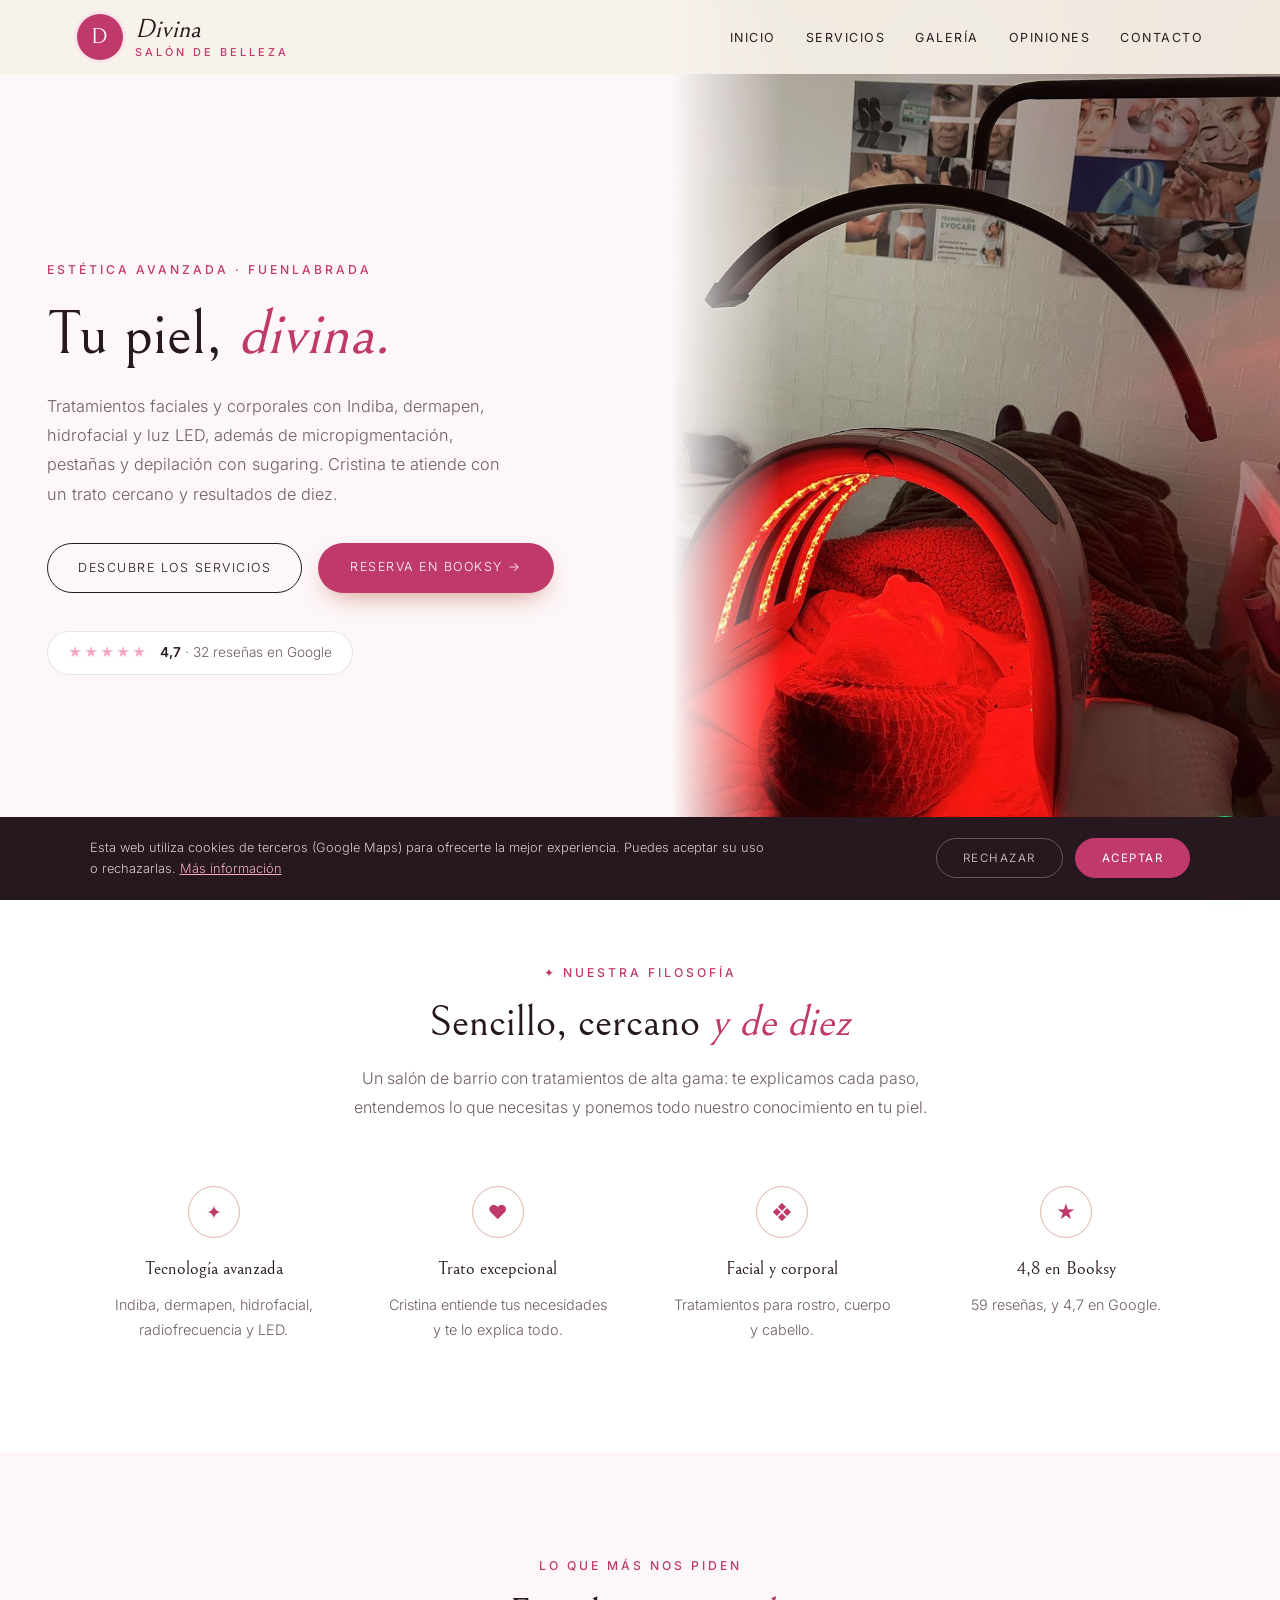
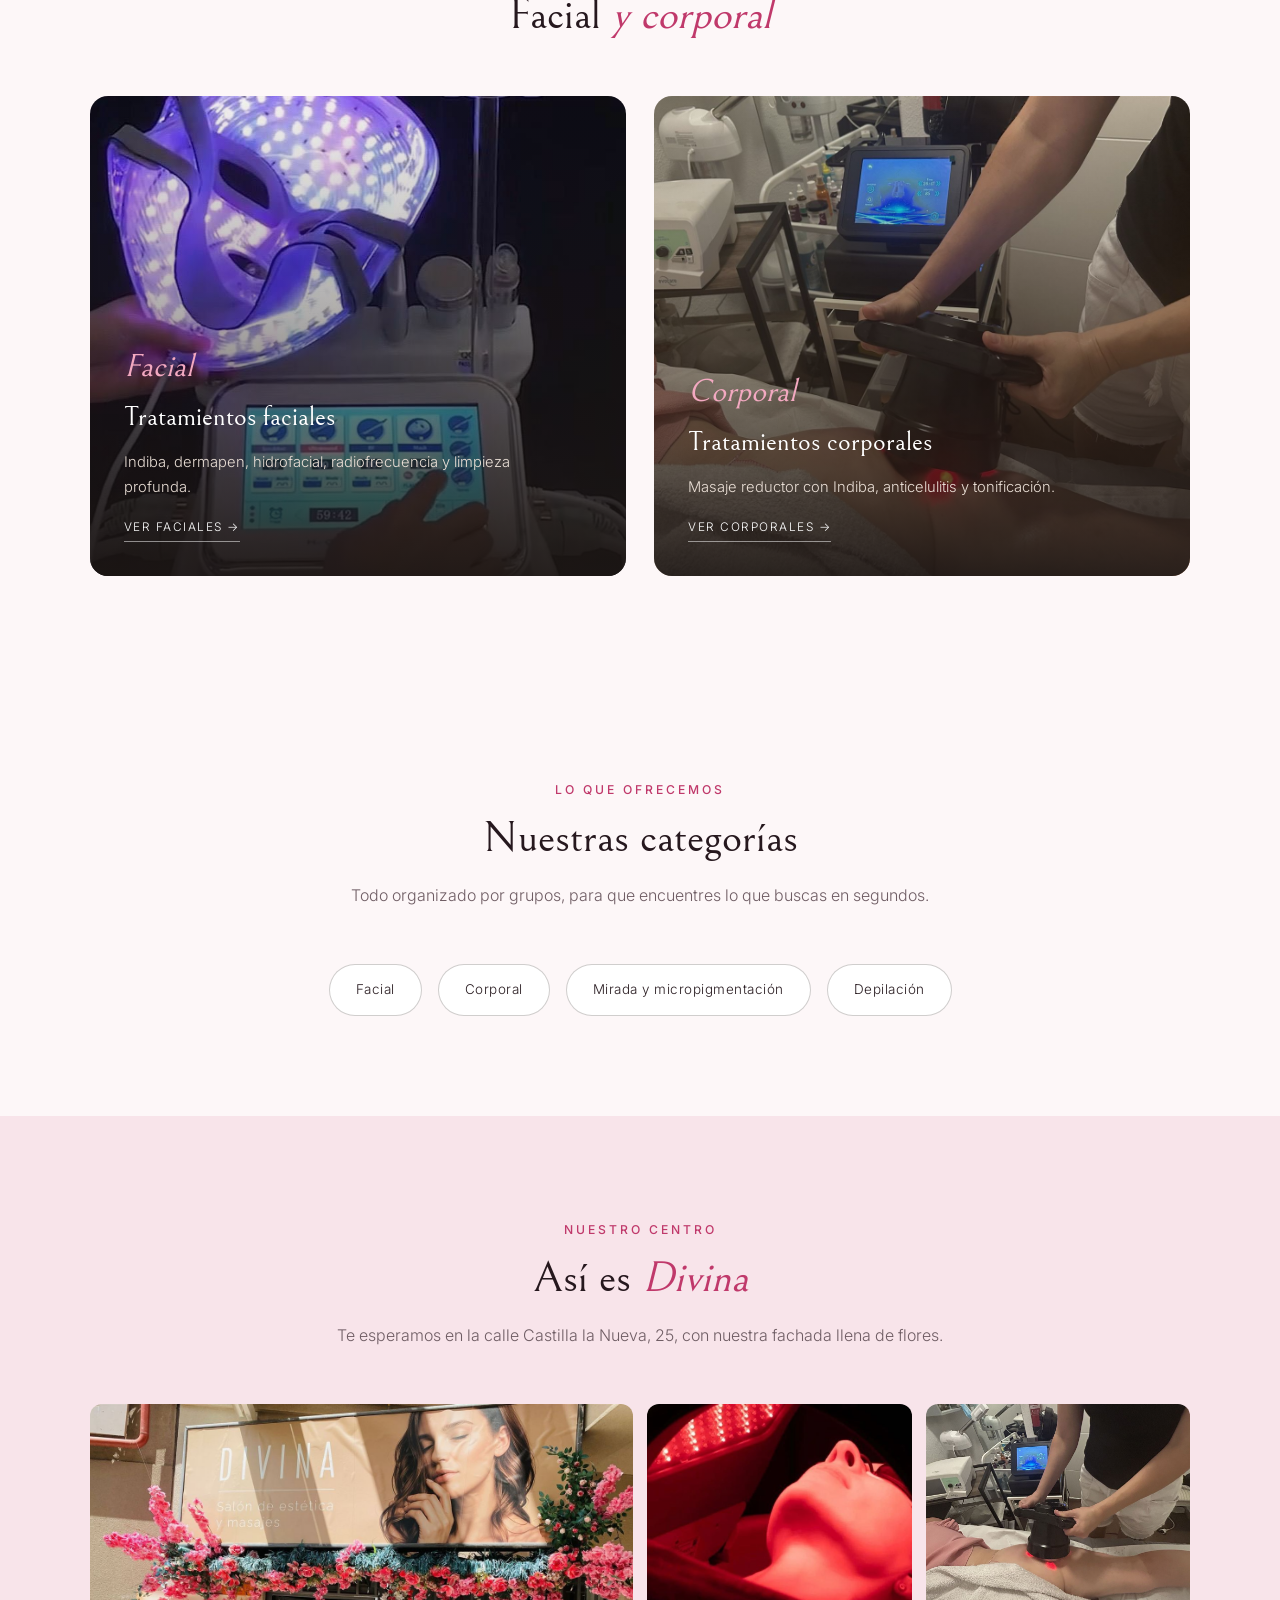
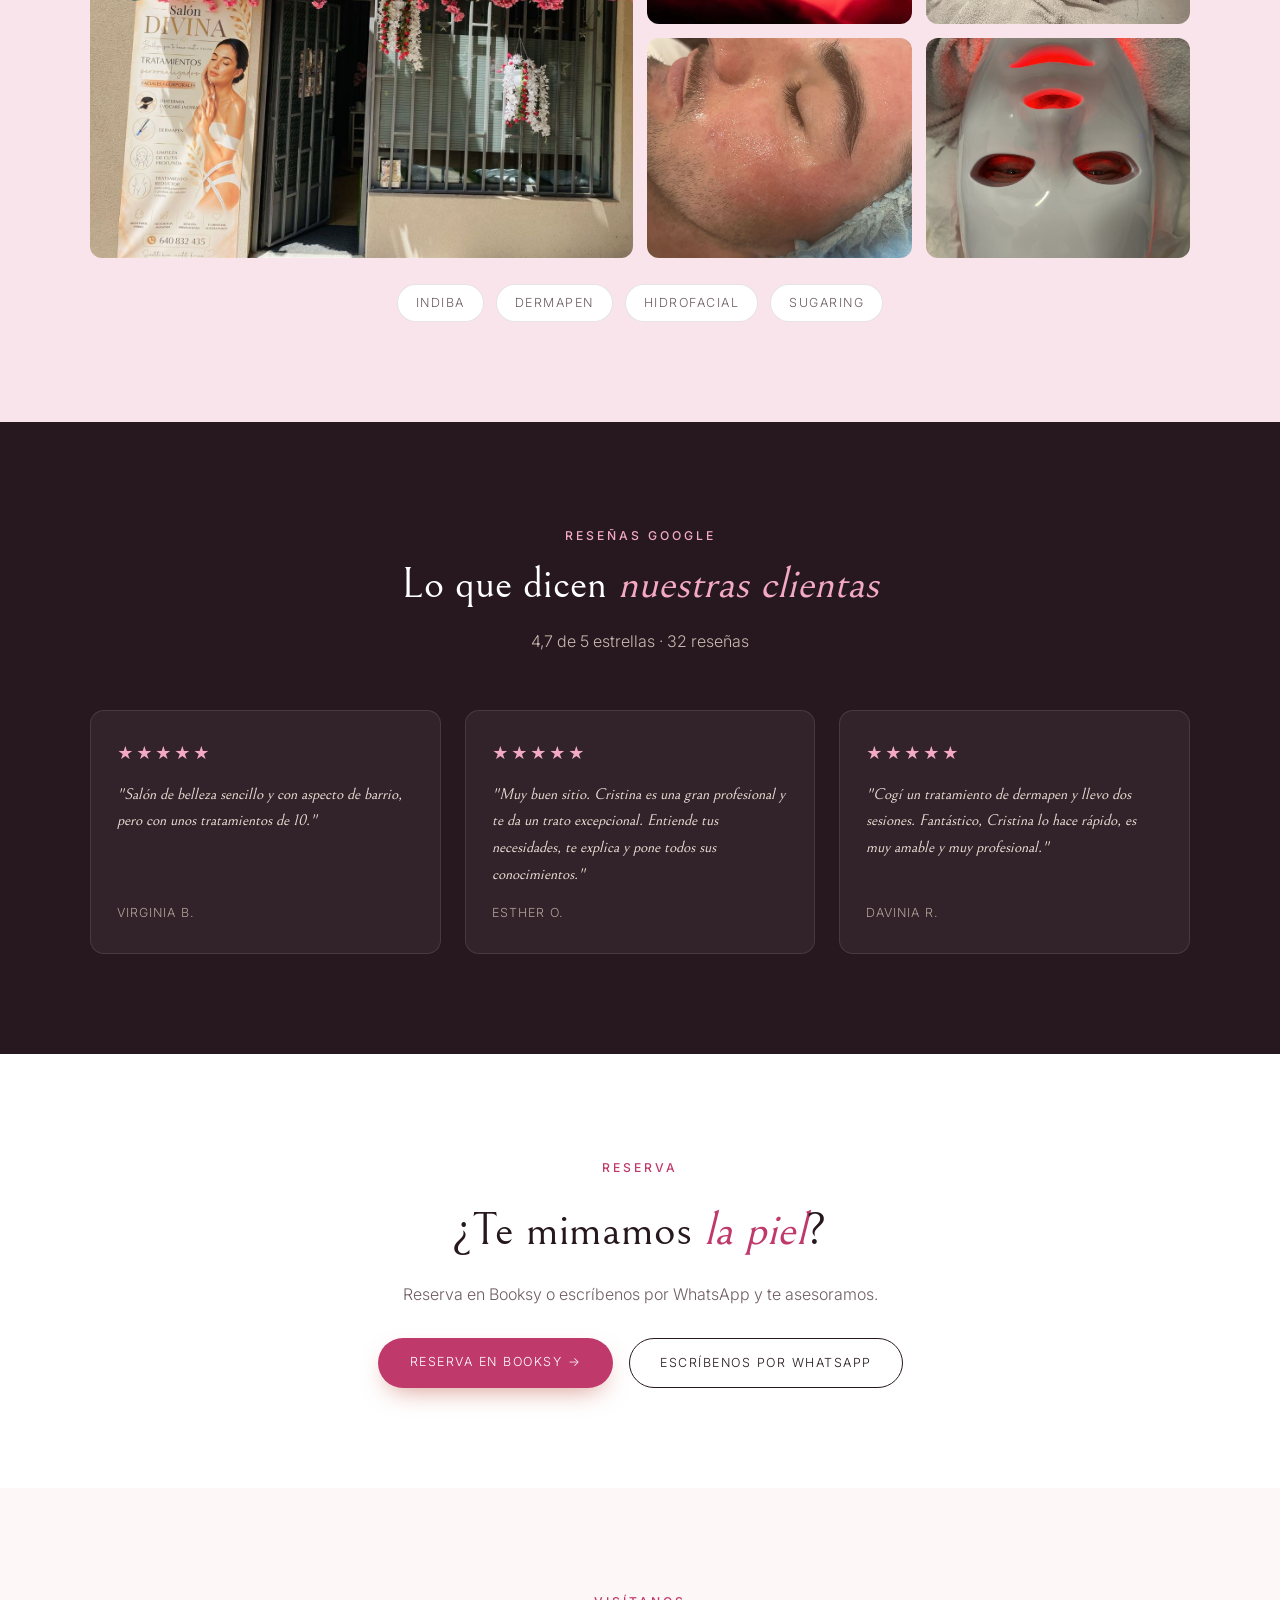
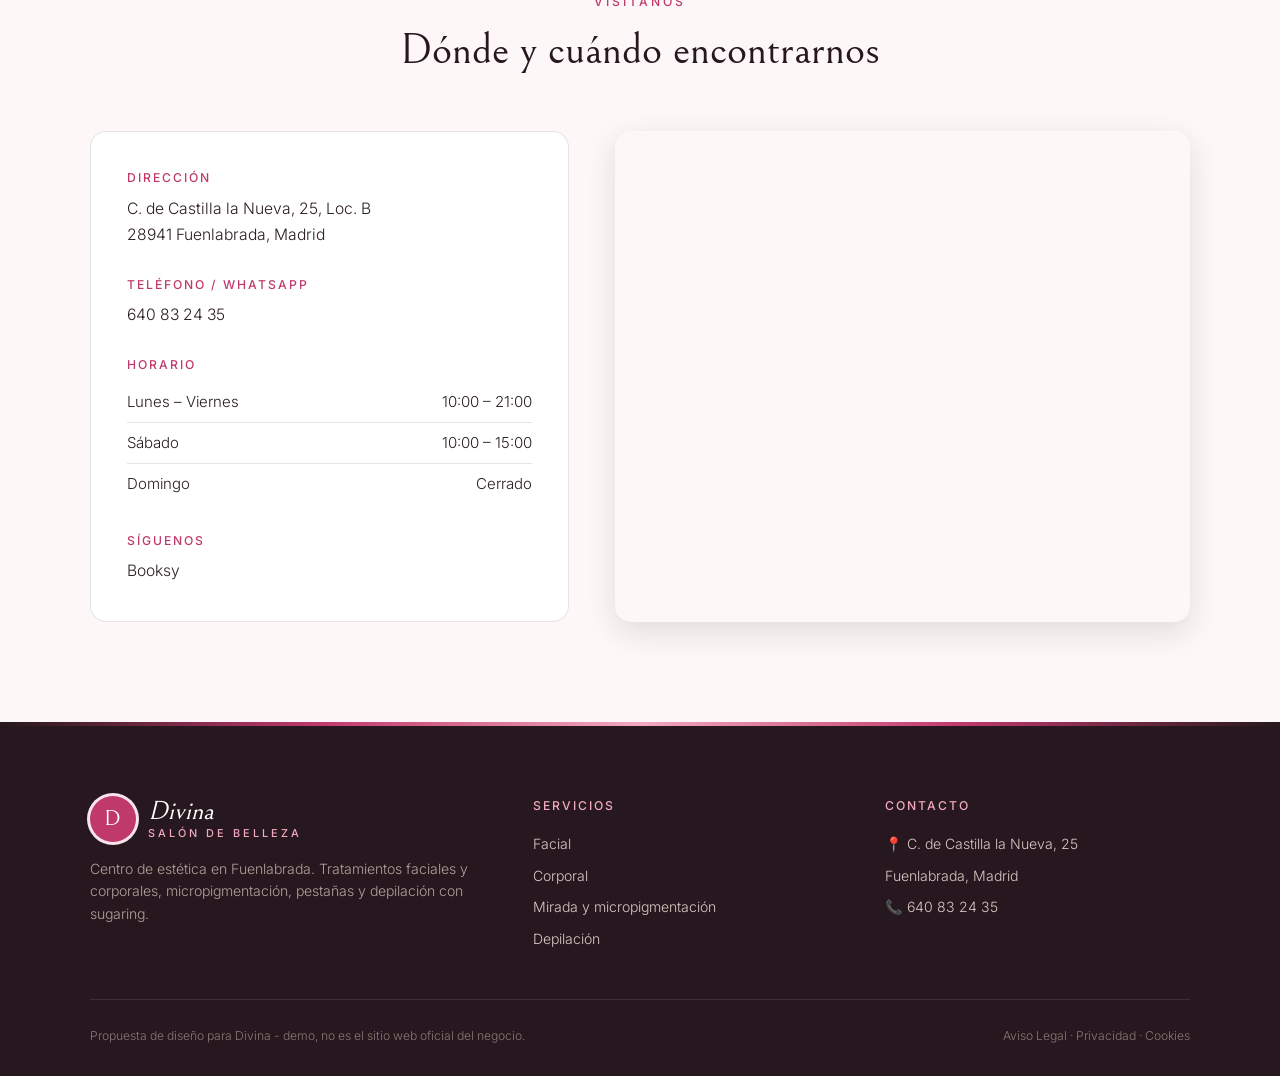
<file: index.html>
<!DOCTYPE html>
<html lang="es">
<head>
<meta charset="UTF-8">
<meta name="viewport" content="width=device-width, initial-scale=1.0">
<title>Divina — Centro de estética en Fuenlabrada</title>
<meta name="description" content="Salón Divina, centro de estética en C. de Castilla la Nueva 25, Fuenlabrada. Tratamientos faciales con Indiba, dermapen, hidrofacial y radiofrecuencia, tratamientos corporales, micropigmentación, pestañas y depilación con sugaring. 4,7★ en Google y 4,8★ en Booksy.">
<meta name="theme-color" content="#26181e">
<meta property="og:title" content="Divina · Fuenlabrada">
<meta property="og:image" content="bk_10.jpg">

<link rel="preconnect" href="https://fonts.googleapis.com"><link rel="preconnect" href="https://fonts.gstatic.com" crossorigin><link href="https://fonts.googleapis.com/css2?family=Bellefair&family=Inter:wght@300;400;500;600&display=swap" rel="stylesheet">
<link rel="stylesheet" href="styles.css">
</head>
<body>

<header id="header">
  <a href="index.html" class="logo" aria-label="Divina, inicio"><span class="logo-mark">D</span><span class="logo-text"><span class="script">Divina</span><small>salón de belleza</small></span></a>
  <nav id="nav" aria-label="Navegación principal"><ul><li><a href="index.html#inicio">Inicio</a></li><li><a href="servicios.html">Servicios</a></li><li><a href="index.html#galeria">Galería</a></li><li><a href="index.html#opiniones">Opiniones</a></li><li><a href="index.html#contacto">Contacto</a></li></ul></nav><button class="nav-toggle" id="navToggle" aria-label="Abrir menú">☰</button>
</header>

<section class="hero" id="inicio">
  <div class="hero-text">
    <span class="eyebrow">Estética avanzada · Fuenlabrada</span>
    <h1>Tu piel, <em>divina.</em></h1>
    <p>Tratamientos faciales y corporales con Indiba, dermapen, hidrofacial y luz LED, además de micropigmentación, pestañas y depilación con sugaring. Cristina te atiende con un trato cercano y resultados de diez.</p>
    <div class="hero-ctas">
      <a href="servicios.html" class="btn-outline">Descubre los servicios</a>
      <a href="https://booksy.com/es-es/133281_salon-divina_cuidado-de-la-piel_53724_fuenlabrada" class="btn-solid" target="_blank" rel="noopener">Reserva en Booksy →</a>
    </div>
    <a class="hero-rating" href="https://www.google.com/maps/search/?api=1&query=Divina,+C.+de+Castilla+la+Nueva+25,+Fuenlabrada" target="_blank" rel="noopener"><span class="stars">★★★★★</span><span><strong>4,7</strong> · 32 reseñas en Google</span></a>
  </div>
  <div class="hero-img"><img src="bk_10.jpg" alt="Tratamiento facial con luz LED en Divina" style="object-position:center 50%;"></div>
</section>

<section class="trust">
  <div class="section-head">
    <span class="eyebrow">✦ Nuestra filosofía</span>
    <h2>Sencillo, cercano <em>y de diez</em></h2>
    <p>Un salón de barrio con tratamientos de alta gama: te explicamos cada paso, entendemos lo que necesitas y ponemos todo nuestro conocimiento en tu piel.</p>
  </div>
  <div class="trust-grid">
    <div class="trust-card"><span class="trust-ic">✦</span><h3>Tecnología avanzada</h3><p>Indiba, dermapen, hidrofacial, radiofrecuencia y LED.</p></div>
    <div class="trust-card"><span class="trust-ic">♥</span><h3>Trato excepcional</h3><p>Cristina entiende tus necesidades y te lo explica todo.</p></div>
    <div class="trust-card"><span class="trust-ic">❖</span><h3>Facial y corporal</h3><p>Tratamientos para rostro, cuerpo y cabello.</p></div>
    <div class="trust-card"><span class="trust-ic">★</span><h3>4,8 en Booksy</h3><p>59 reseñas, y 4,7 en Google.</p></div>
  </div>
</section>

<section class="worlds">
  <div class="section-head">
    <span class="eyebrow">Lo que más nos piden</span>
    <h2>Facial <em>y corporal</em></h2>
  </div>
  <div class="worlds-grid">
    <a href="servicios.html#facial" class="world-card"><img src="bk_05.jpg" alt="Tratamientos faciales"><div class="world-text"><span class="script">Facial</span><h3>Tratamientos faciales</h3><p>Indiba, dermapen, hidrofacial, radiofrecuencia y limpieza profunda.</p><span class="world-link">Ver faciales →</span></div></a>
    <a href="servicios.html#corporal" class="world-card"><img src="bk_16.jpg" alt="Tratamientos corporales"><div class="world-text"><span class="script">Corporal</span><h3>Tratamientos corporales</h3><p>Masaje reductor con Indiba, anticelulitis y tonificación.</p><span class="world-link">Ver corporales →</span></div></a>
  </div>
</section>

<section>
  <div class="section-head">
    <span class="eyebrow">Lo que ofrecemos</span>
    <h2>Nuestras categorías</h2>
    <p>Todo organizado por grupos, para que encuentres lo que buscas en segundos.</p>
  </div>
  <div class="cat-pills">
    <a href="servicios.html#facial" class="cat-pill">Facial</a>
    <a href="servicios.html#corporal" class="cat-pill">Corporal</a>
    <a href="servicios.html#mirada" class="cat-pill">Mirada y micropigmentación</a>
    <a href="servicios.html#depilacion" class="cat-pill">Depilación</a>
  </div>
</section>

<section class="gallery-wrap" id="galeria">
  <div class="section-head">
    <span class="eyebrow">Nuestro centro</span>
    <h2>Así es <em>Divina</em></h2>
    <p>Te esperamos en la calle Castilla la Nueva, 25, con nuestra fachada llena de flores.</p>
  </div>
  <div class="gallery">
    <figure class="big"><img src="bk_02.jpg" alt="Fachada de Divina con flores" loading="lazy"></figure>
    <figure><img src="bk_01.jpg" alt="Terapia de luz LED" loading="lazy"></figure>
    <figure><img src="bk_09.jpg" alt="Tratamiento corporal con Indiba" loading="lazy"></figure>
    <figure><img src="bk_06.jpg" alt="Tratamiento facial" loading="lazy"></figure>
    <figure><img src="bk_19.jpg" alt="Máscara LED" loading="lazy"></figure>
  </div>
  <div class="brands"><span>Indiba</span><span>Dermapen</span><span>Hidrofacial</span><span>Sugaring</span></div>
</section>

<section class="reviews-wrap" id="opiniones">
  <div class="section-head">
    <span class="eyebrow">Reseñas Google</span>
    <h2>Lo que dicen <em>nuestras clientas</em></h2>
    <p>4,7 de 5 estrellas · 32 reseñas</p>
  </div>
  <div class="review-grid">
    <div class="review-card"><div class="stars">★★★★★</div><p>"Salón de belleza sencillo y con aspecto de barrio, pero con unos tratamientos de 10."</p><cite>Virginia B.</cite></div>
    <div class="review-card"><div class="stars">★★★★★</div><p>"Muy buen sitio. Cristina es una gran profesional y te da un trato excepcional. Entiende tus necesidades, te explica y pone todos sus conocimientos."</p><cite>Esther O.</cite></div>
    <div class="review-card"><div class="stars">★★★★★</div><p>"Cogí un tratamiento de dermapen y llevo dos sesiones. Fantástico, Cristina lo hace rápido, es muy amable y muy profesional."</p><cite>Davinia R.</cite></div>
  </div>
</section>

<section class="cta-section">
  <span class="eyebrow">Reserva</span>
  <h2>¿Te mimamos <em>la piel</em>?</h2>
  <p>Reserva en Booksy o escríbenos por WhatsApp y te asesoramos.</p>
  <div class="cta-row">
    <a href="https://booksy.com/es-es/133281_salon-divina_cuidado-de-la-piel_53724_fuenlabrada" class="btn-solid" target="_blank" rel="noopener">Reserva en Booksy →</a>
    <a href="https://wa.me/34640832435?text=Hola%2C%20quiero%20informaci%C3%B3n%20sobre%20los%20tratamientos%20de%20Divina" class="btn-outline" target="_blank" rel="noopener">Escríbenos por WhatsApp</a>
  </div>
</section>

<section class="contact-section" id="contacto">
  <div class="section-head">
    <span class="eyebrow">Visítanos</span>
    <h2>Dónde y cuándo encontrarnos</h2>
  </div>
  <div class="contact-grid">
    <div class="contact-info">
      <div class="contact-block"><h3>Dirección</h3><p>C. de Castilla la Nueva, 25, Loc. B<br>28941 Fuenlabrada, Madrid</p></div>
      <div class="contact-block"><h3>Teléfono / WhatsApp</h3><p><a href="tel:+34640832435">640 83 24 35</a></p></div>
      <div class="contact-block"><h3>Horario</h3><ul class="hours-list"><li><span>Lunes – Viernes</span><span>10:00 – 21:00</span></li><li><span>Sábado</span><span>10:00 – 15:00</span></li><li><span>Domingo</span><span>Cerrado</span></li></ul></div>
      <div class="contact-block"><h3>Síguenos</h3><p><a href="https://booksy.com/es-es/133281_salon-divina_cuidado-de-la-piel_53724_fuenlabrada" target="_blank" rel="noopener">Booksy</a></p></div>
    </div>
    <div class="contact-map">
      <iframe title="Mapa de Divina" src="https://www.google.com/maps?q=Divina,+C.+de+Castilla+la+Nueva+25,+Fuenlabrada&output=embed" width="100%" height="100%" style="border:0;" allowfullscreen="" loading="lazy" referrerpolicy="no-referrer-when-downgrade"></iframe>
    </div>
  </div>
</section>

<footer>
  <div class="footer-grid">
    <div class="footer-brand">
      <a href="index.html" class="logo light"><span class="logo-mark">D</span><span class="logo-text"><span class="script">Divina</span><small>salón de belleza</small></span></a>
      <p>Centro de estética en Fuenlabrada. Tratamientos faciales y corporales, micropigmentación, pestañas y depilación con sugaring.</p>
    </div>
    <div><h4>Servicios</h4><ul><li><a href="servicios.html#facial">Facial</a></li><li><a href="servicios.html#corporal">Corporal</a></li><li><a href="servicios.html#mirada">Mirada y micropigmentación</a></li><li><a href="servicios.html#depilacion">Depilación</a></li></ul></div>
    <div><h4>Contacto</h4><ul><li>📍 C. de Castilla la Nueva, 25</li><li>Fuenlabrada, Madrid</li><li>📞 <a href="tel:+34640832435">640 83 24 35</a></li></ul></div>
  </div>
  <div class="footer-bottom">
    <span>Propuesta de diseño para Divina - demo, no es el sitio web oficial del negocio.</span>
    <span><a href="aviso-legal.html">Aviso Legal</a> &middot; <a href="politica-privacidad.html">Privacidad</a> &middot; <a href="politica-cookies.html">Cookies</a></span>
  </div>
</footer>

<div id="cookie-banner" class="cookie-banner"><p>Esta web utiliza cookies de terceros (Google Maps) para ofrecerte la mejor experiencia. Puedes aceptar su uso o rechazarlas. <a href="politica-cookies.html">Más información</a></p><div class="cookie-actions"><button onclick="setCookieChoice('rejected')" class="ck-reject">Rechazar</button><button onclick="setCookieChoice('accepted')" class="ck-accept">Aceptar</button></div></div>
<div class="social-fabs"><a class="wa-fab" href="https://wa.me/34640832435?text=Hola%2C%20quiero%20informaci%C3%B3n%20sobre%20los%20tratamientos%20de%20Divina" target="_blank" rel="noopener" aria-label="Escribir por WhatsApp"><svg width="28" height="28" viewBox="0 0 24 24" fill="white"><path d="M17.5 14.4c-.3-.1-1.8-.9-2-1s-.5-.1-.7.1-.8 1-.9 1.2-.3.2-.6.1a8.2 8.2 0 0 1-2.4-1.5 9 9 0 0 1-1.7-2.1c-.2-.3 0-.5.1-.6l.4-.5.3-.5v-.5l-.9-2.2c-.2-.6-.5-.5-.7-.5h-.6a1.1 1.1 0 0 0-.8.4 3.4 3.4 0 0 0-1 2.5 5.9 5.9 0 0 0 1.2 3.1 13.5 13.5 0 0 0 5.2 4.6c2.6 1 2.6.7 3.1.6a2.6 2.6 0 0 0 1.7-1.2 2.1 2.1 0 0 0 .2-1.2c-.1-.1-.3-.2-.6-.3ZM12 21.8a9.8 9.8 0 0 1-5-1.4l-.4-.2-3.7 1 1-3.6-.2-.4A9.8 9.8 0 1 1 12 21.8Zm8.4-18.3A11.8 11.8 0 0 0 1.8 17.7L.2 23.8l6.3-1.6a11.8 11.8 0 0 0 5.6 1.4A11.8 11.8 0 0 0 20.4 3.5Z"/></svg></a></div>
<script src="main.js"></script>
</body>
</html>
</file>
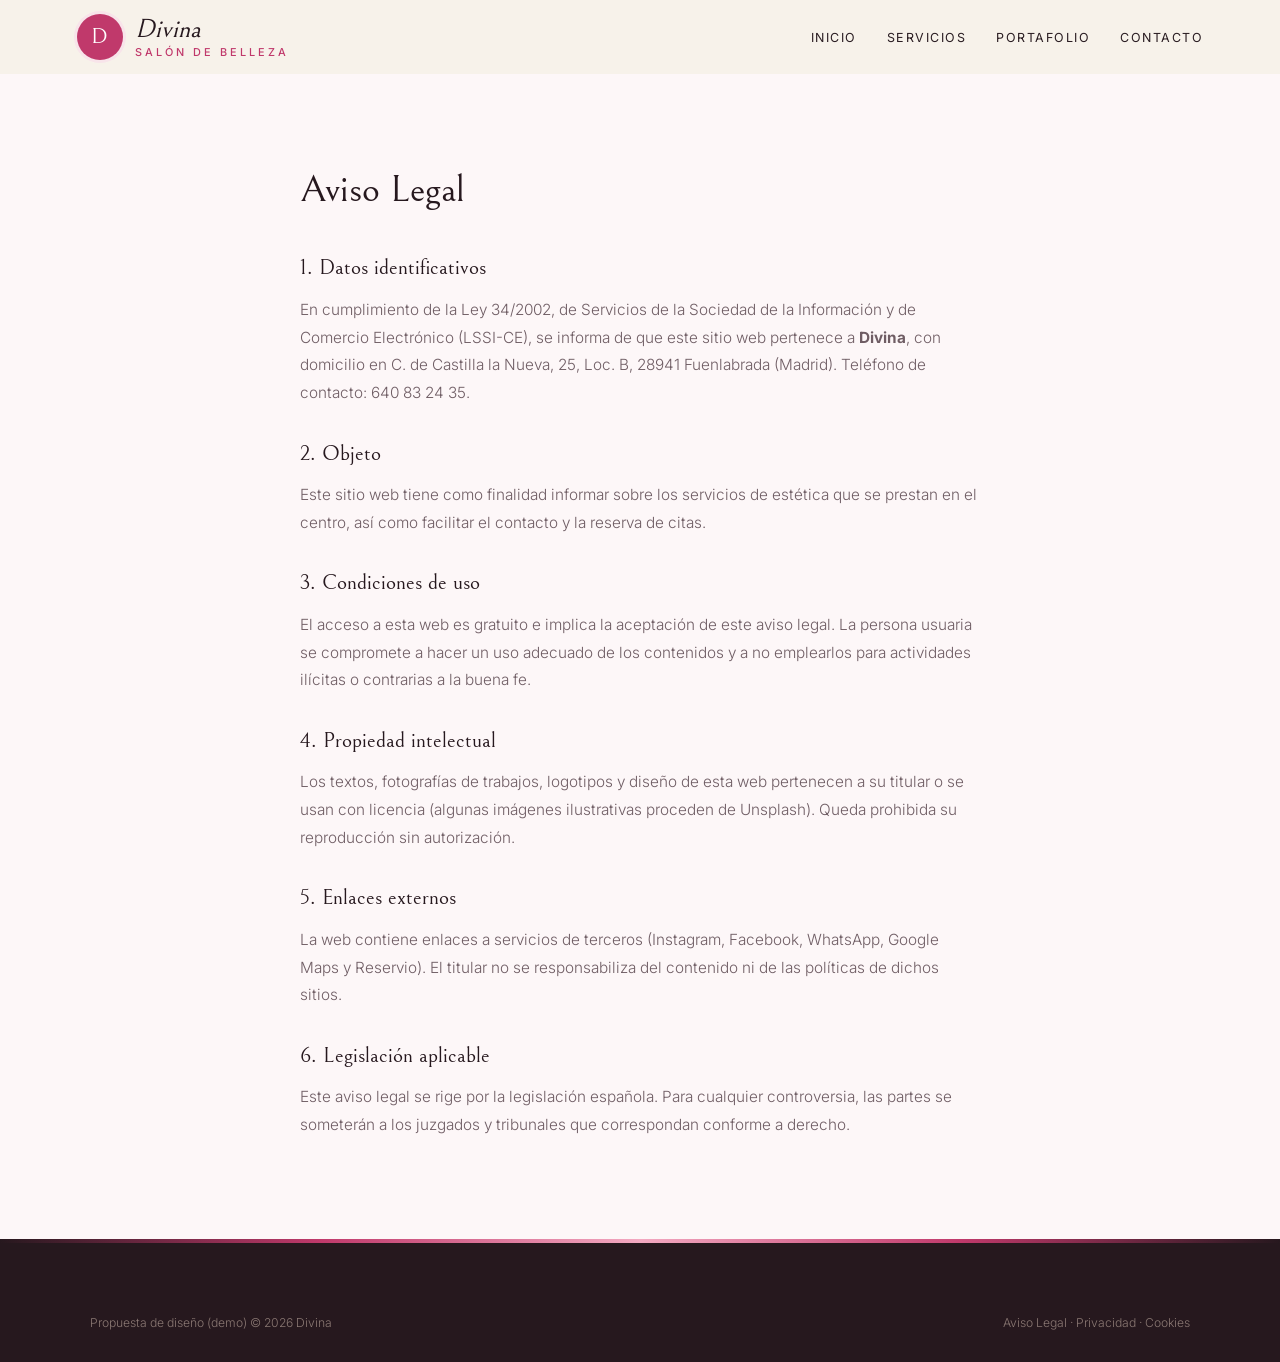
<file: aviso-legal.html>
<!DOCTYPE html>
<html lang="es">
<head>
<meta charset="UTF-8">
<meta name="viewport" content="width=device-width, initial-scale=1.0">
<title>Aviso Legal — Divina</title>
<meta name="robots" content="noindex">

<link rel="preconnect" href="https://fonts.googleapis.com">
<link href="https://fonts.googleapis.com/css2?family=Bellefair&family=Inter:wght@300;400;500;600&display=swap" rel="stylesheet">
<link rel="stylesheet" href="styles.css">
</head>
<body>
<header id="header" class="scrolled">
  <a href="index.html" class="logo" aria-label="Divina, inicio">
    <span class="logo-mark">D</span>
    <span class="logo-text"><span class="script">Divina</span><small>salón de belleza</small></span>
  </a>
  <nav id="nav" aria-label="Navegación principal">
    <ul>
      <li><a href="index.html#inicio">Inicio</a></li>
      <li><a href="servicios.html">Servicios</a></li>
      <li><a href="portafolio.html">Portafolio</a></li>
      <li><a href="index.html#contacto">Contacto</a></li>
    </ul>
  </nav>
  <button class="nav-toggle" id="navToggle" aria-label="Abrir menú">☰</button>
</header>
<main class="legal"><h1>Aviso Legal</h1>
<h2>1. Datos identificativos</h2>
<p>En cumplimiento de la Ley 34/2002, de Servicios de la Sociedad de la Información y de Comercio Electrónico (LSSI-CE), se informa de que este sitio web pertenece a <strong>Divina</strong>, con domicilio en C. de Castilla la Nueva, 25, Loc. B, 28941 Fuenlabrada (Madrid). Teléfono de contacto: 640 83 24 35.</p>
<h2>2. Objeto</h2>
<p>Este sitio web tiene como finalidad informar sobre los servicios de estética que se prestan en el centro, así como facilitar el contacto y la reserva de citas.</p>
<h2>3. Condiciones de uso</h2>
<p>El acceso a esta web es gratuito e implica la aceptación de este aviso legal. La persona usuaria se compromete a hacer un uso adecuado de los contenidos y a no emplearlos para actividades ilícitas o contrarias a la buena fe.</p>
<h2>4. Propiedad intelectual</h2>
<p>Los textos, fotografías de trabajos, logotipos y diseño de esta web pertenecen a su titular o se usan con licencia (algunas imágenes ilustrativas proceden de Unsplash). Queda prohibida su reproducción sin autorización.</p>
<h2>5. Enlaces externos</h2>
<p>La web contiene enlaces a servicios de terceros (Instagram, Facebook, WhatsApp, Google Maps y Reservio). El titular no se responsabiliza del contenido ni de las políticas de dichos sitios.</p>
<h2>6. Legislación aplicable</h2>
<p>Este aviso legal se rige por la legislación española. Para cualquier controversia, las partes se someterán a los juzgados y tribunales que correspondan conforme a derecho.</p></main>
<footer>
  <div class="footer-bottom" style="margin-top:0">
    <span>Propuesta de diseño (demo) © 2026 Divina</span>
    <span><a href="aviso-legal.html">Aviso Legal</a> &middot; <a href="politica-privacidad.html">Privacidad</a> &middot; <a href="politica-cookies.html">Cookies</a></span>
  </div>
</footer>
<script src="main.js"></script>
</body>
</html>
</file>
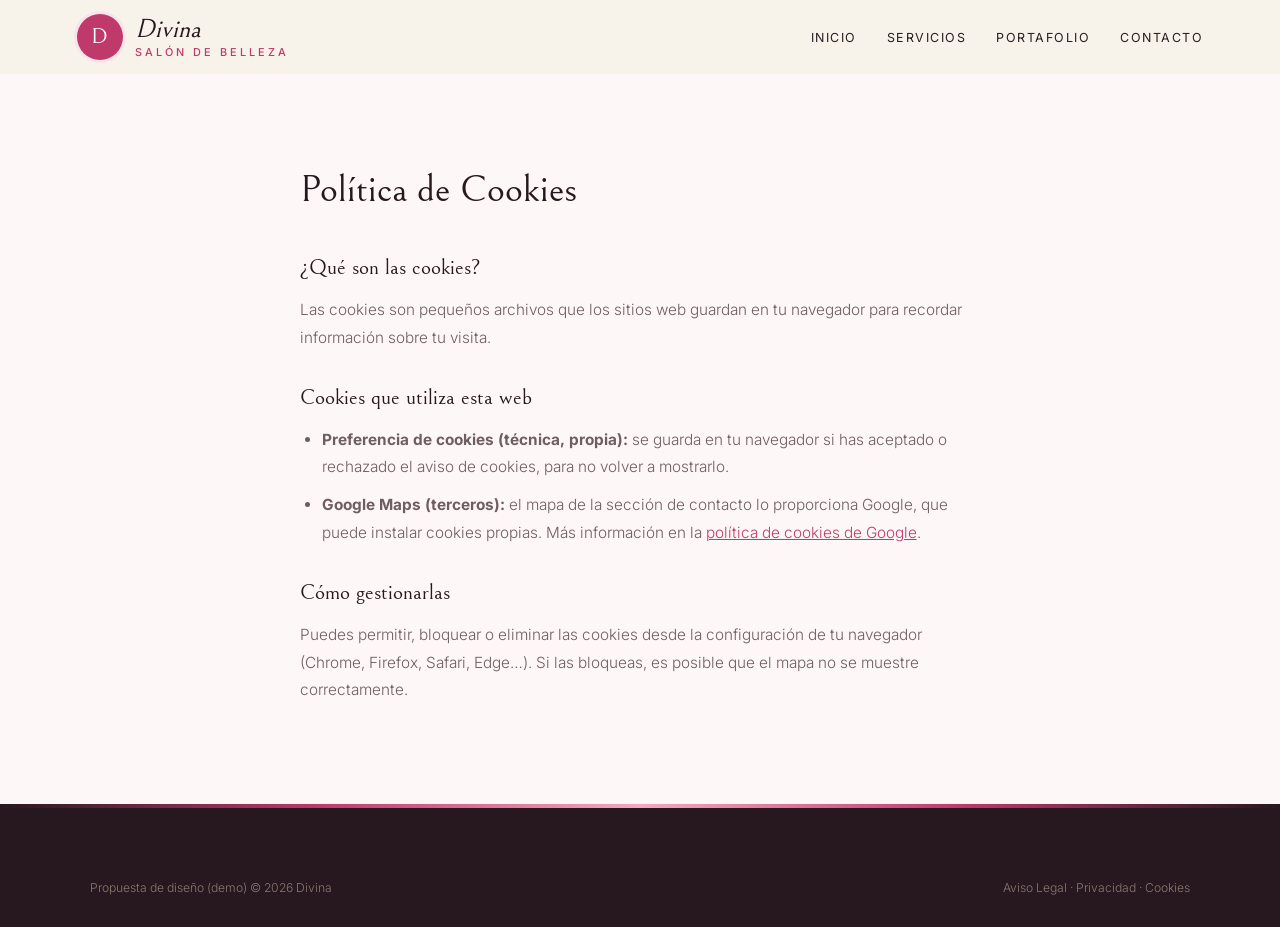
<file: politica-cookies.html>
<!DOCTYPE html>
<html lang="es">
<head>
<meta charset="UTF-8">
<meta name="viewport" content="width=device-width, initial-scale=1.0">
<title>Política de Cookies — Divina</title>
<meta name="robots" content="noindex">

<link rel="preconnect" href="https://fonts.googleapis.com">
<link href="https://fonts.googleapis.com/css2?family=Bellefair&family=Inter:wght@300;400;500;600&display=swap" rel="stylesheet">
<link rel="stylesheet" href="styles.css">
</head>
<body>
<header id="header" class="scrolled">
  <a href="index.html" class="logo" aria-label="Divina, inicio">
    <span class="logo-mark">D</span>
    <span class="logo-text"><span class="script">Divina</span><small>salón de belleza</small></span>
  </a>
  <nav id="nav" aria-label="Navegación principal">
    <ul>
      <li><a href="index.html#inicio">Inicio</a></li>
      <li><a href="servicios.html">Servicios</a></li>
      <li><a href="portafolio.html">Portafolio</a></li>
      <li><a href="index.html#contacto">Contacto</a></li>
    </ul>
  </nav>
  <button class="nav-toggle" id="navToggle" aria-label="Abrir menú">☰</button>
</header>
<main class="legal"><h1>Política de Cookies</h1>
<h2>¿Qué son las cookies?</h2>
<p>Las cookies son pequeños archivos que los sitios web guardan en tu navegador para recordar información sobre tu visita.</p>
<h2>Cookies que utiliza esta web</h2>
<ul>
<li><strong>Preferencia de cookies (técnica, propia):</strong> se guarda en tu navegador si has aceptado o rechazado el aviso de cookies, para no volver a mostrarlo.</li>
<li><strong>Google Maps (terceros):</strong> el mapa de la sección de contacto lo proporciona Google, que puede instalar cookies propias. Más información en la <a href="https://policies.google.com/technologies/cookies" target="_blank" rel="noopener">política de cookies de Google</a>.</li>
</ul>
<h2>Cómo gestionarlas</h2>
<p>Puedes permitir, bloquear o eliminar las cookies desde la configuración de tu navegador (Chrome, Firefox, Safari, Edge…). Si las bloqueas, es posible que el mapa no se muestre correctamente.</p></main>
<footer>
  <div class="footer-bottom" style="margin-top:0">
    <span>Propuesta de diseño (demo) © 2026 Divina</span>
    <span><a href="aviso-legal.html">Aviso Legal</a> &middot; <a href="politica-privacidad.html">Privacidad</a> &middot; <a href="politica-cookies.html">Cookies</a></span>
  </div>
</footer>
<script src="main.js"></script>
</body>
</html>
</file>
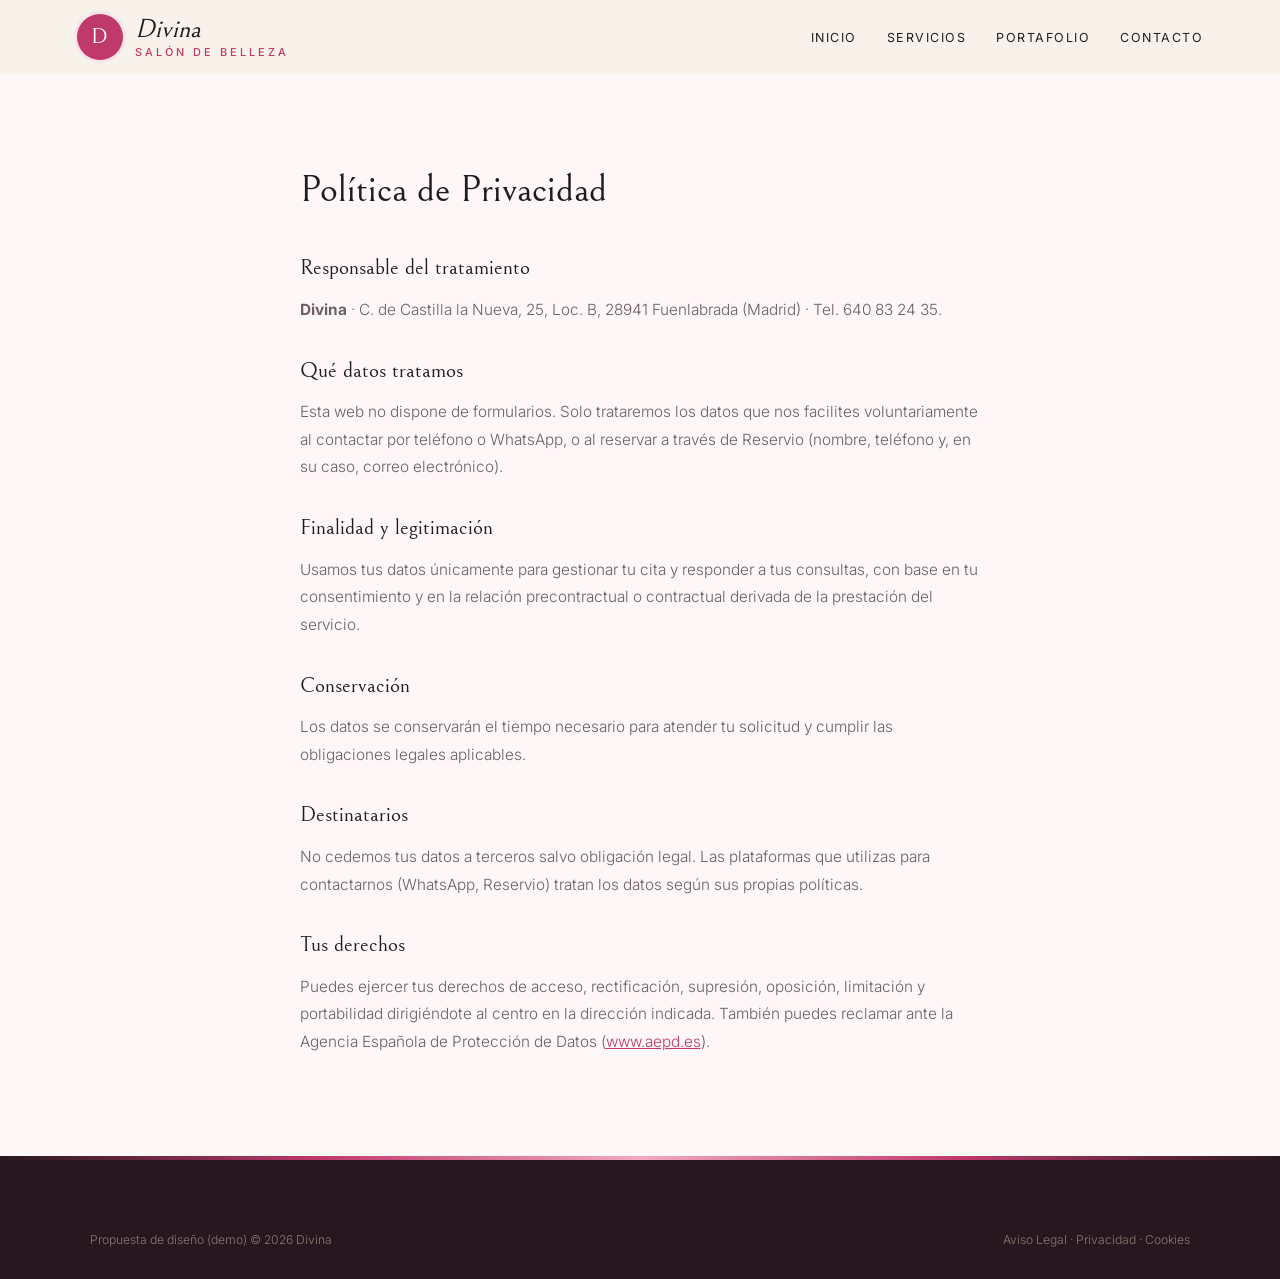
<file: politica-privacidad.html>
<!DOCTYPE html>
<html lang="es">
<head>
<meta charset="UTF-8">
<meta name="viewport" content="width=device-width, initial-scale=1.0">
<title>Política de Privacidad — Divina</title>
<meta name="robots" content="noindex">

<link rel="preconnect" href="https://fonts.googleapis.com">
<link href="https://fonts.googleapis.com/css2?family=Bellefair&family=Inter:wght@300;400;500;600&display=swap" rel="stylesheet">
<link rel="stylesheet" href="styles.css">
</head>
<body>
<header id="header" class="scrolled">
  <a href="index.html" class="logo" aria-label="Divina, inicio">
    <span class="logo-mark">D</span>
    <span class="logo-text"><span class="script">Divina</span><small>salón de belleza</small></span>
  </a>
  <nav id="nav" aria-label="Navegación principal">
    <ul>
      <li><a href="index.html#inicio">Inicio</a></li>
      <li><a href="servicios.html">Servicios</a></li>
      <li><a href="portafolio.html">Portafolio</a></li>
      <li><a href="index.html#contacto">Contacto</a></li>
    </ul>
  </nav>
  <button class="nav-toggle" id="navToggle" aria-label="Abrir menú">☰</button>
</header>
<main class="legal"><h1>Política de Privacidad</h1>
<h2>Responsable del tratamiento</h2>
<p><strong>Divina</strong> · C. de Castilla la Nueva, 25, Loc. B, 28941 Fuenlabrada (Madrid) · Tel. 640 83 24 35.</p>
<h2>Qué datos tratamos</h2>
<p>Esta web no dispone de formularios. Solo trataremos los datos que nos facilites voluntariamente al contactar por teléfono o WhatsApp, o al reservar a través de Reservio (nombre, teléfono y, en su caso, correo electrónico).</p>
<h2>Finalidad y legitimación</h2>
<p>Usamos tus datos únicamente para gestionar tu cita y responder a tus consultas, con base en tu consentimiento y en la relación precontractual o contractual derivada de la prestación del servicio.</p>
<h2>Conservación</h2>
<p>Los datos se conservarán el tiempo necesario para atender tu solicitud y cumplir las obligaciones legales aplicables.</p>
<h2>Destinatarios</h2>
<p>No cedemos tus datos a terceros salvo obligación legal. Las plataformas que utilizas para contactarnos (WhatsApp, Reservio) tratan los datos según sus propias políticas.</p>
<h2>Tus derechos</h2>
<p>Puedes ejercer tus derechos de acceso, rectificación, supresión, oposición, limitación y portabilidad dirigiéndote al centro en la dirección indicada. También puedes reclamar ante la Agencia Española de Protección de Datos (<a href="https://www.aepd.es" target="_blank" rel="noopener">www.aepd.es</a>).</p></main>
<footer>
  <div class="footer-bottom" style="margin-top:0">
    <span>Propuesta de diseño (demo) © 2026 Divina</span>
    <span><a href="aviso-legal.html">Aviso Legal</a> &middot; <a href="politica-privacidad.html">Privacidad</a> &middot; <a href="politica-cookies.html">Cookies</a></span>
  </div>
</footer>
<script src="main.js"></script>
</body>
</html>
</file>
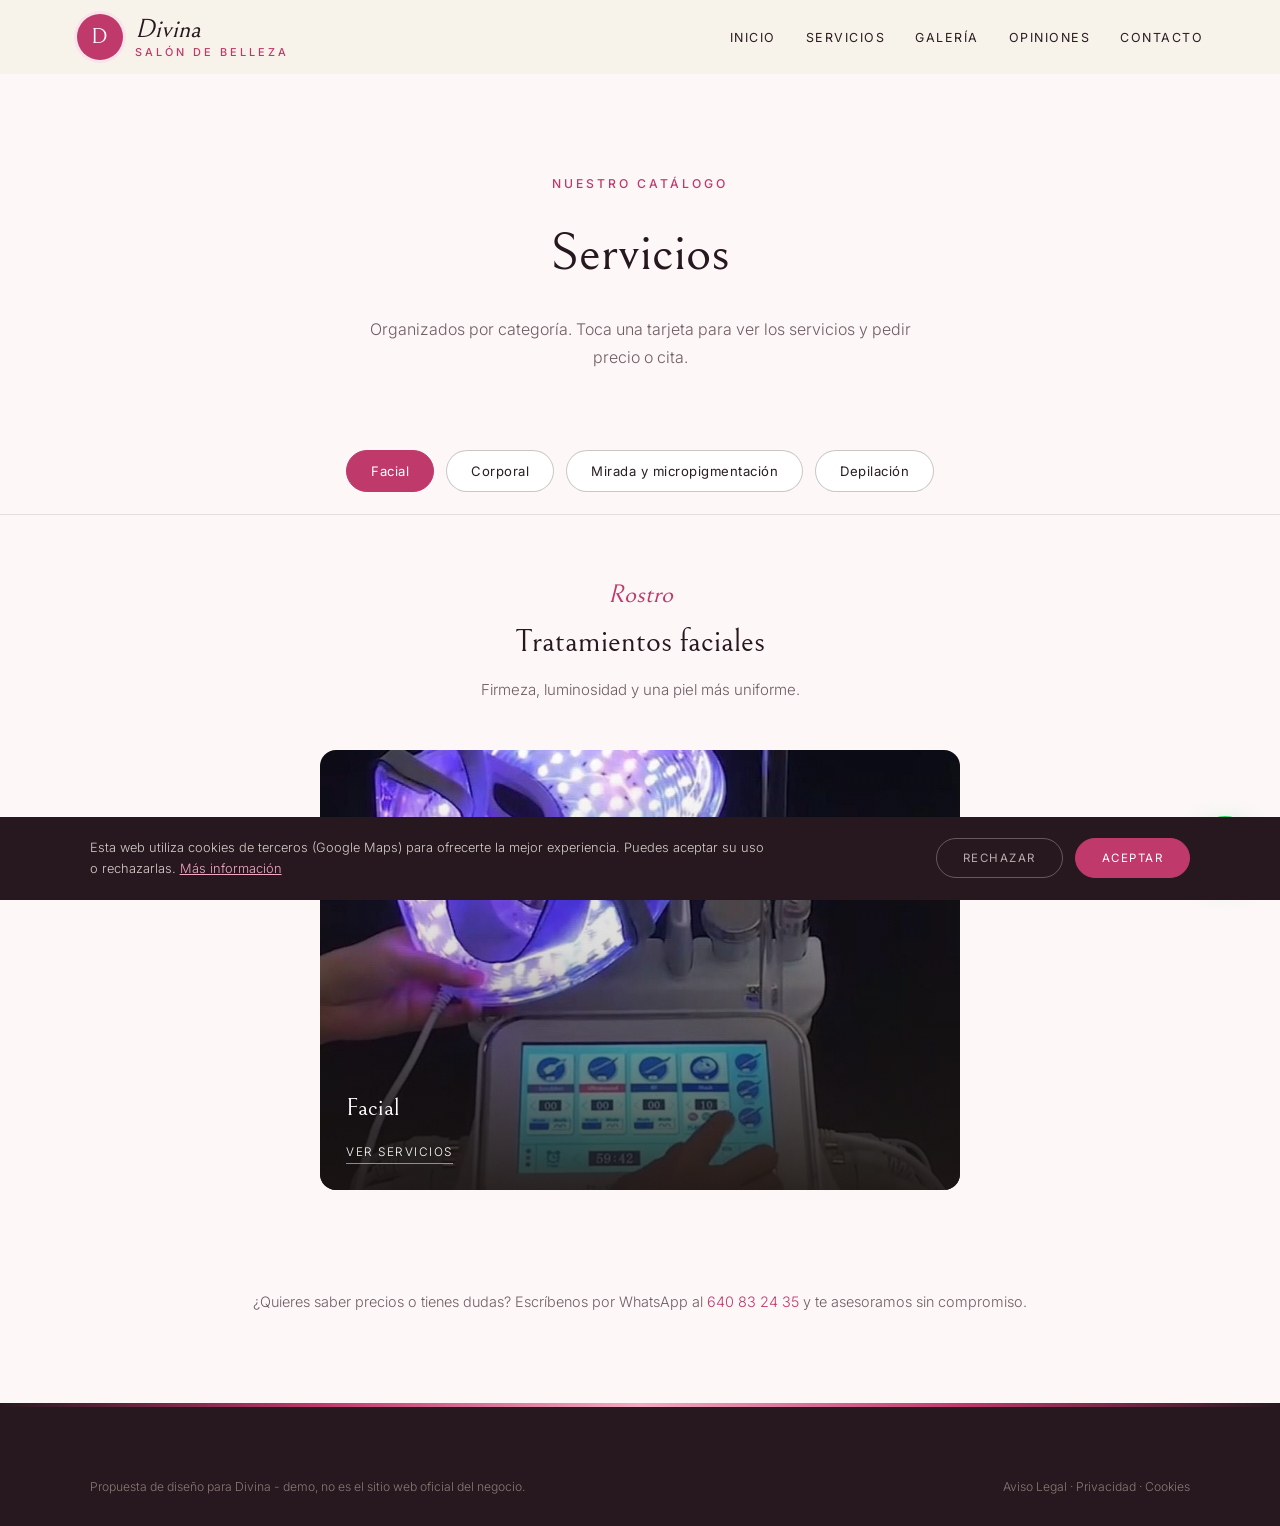
<file: servicios.html>
<!DOCTYPE html>
<html lang="es">
<head>
<meta charset="UTF-8">
<meta name="viewport" content="width=device-width, initial-scale=1.0">
<title>Servicios — Divina · Fuenlabrada</title>
<meta name="description" content="Servicios de Divina en Fuenlabrada.">

<link rel="preconnect" href="https://fonts.googleapis.com"><link rel="preconnect" href="https://fonts.gstatic.com" crossorigin><link href="https://fonts.googleapis.com/css2?family=Bellefair&family=Inter:wght@300;400;500;600&display=swap" rel="stylesheet">
<link rel="stylesheet" href="styles.css">
</head>
<body>

<header id="header" class="scrolled">
  <a href="index.html" class="logo" aria-label="Divina, inicio"><span class="logo-mark">D</span><span class="logo-text"><span class="script">Divina</span><small>salón de belleza</small></span></a>
  <nav id="nav" aria-label="Navegación principal"><ul><li><a href="index.html#inicio">Inicio</a></li><li><a href="servicios.html">Servicios</a></li><li><a href="index.html#galeria">Galería</a></li><li><a href="index.html#opiniones">Opiniones</a></li><li><a href="index.html#contacto">Contacto</a></li></ul></nav><button class="nav-toggle" id="navToggle" aria-label="Abrir menú">☰</button>
</header>

<div class="page-hero">
  <span class="eyebrow">Nuestro catálogo</span>
  <h1>Servicios</h1>
  <p>Organizados por categoría. Toca una tarjeta para ver los servicios y pedir precio o cita.</p>
</div>

<div class="tabs">
  <button class="tab-btn active" data-tab="facial">Facial</button>
  <button class="tab-btn" data-tab="corporal">Corporal</button>
  <button class="tab-btn" data-tab="mirada">Mirada y micropigmentación</button>
  <button class="tab-btn" data-tab="depilacion">Depilación</button>
  
</div>

<div class="tab-panel active" id="facial">
  <div class="tab-intro"><span class="script">Rostro</span><h2>Tratamientos faciales</h2><p>Firmeza, luminosidad y una piel más uniforme.</p></div>
  <div class="cat-grid single">
    <div class="cat-card" onclick="openModal('facial')"><img src="bk_05.jpg" alt="Facial" loading="lazy"><div class="cat-card-text"><h3>Facial</h3><span>Ver servicios</span></div></div>
  </div>
</div>

<div class="tab-panel" id="corporal">
  <div class="tab-intro"><span class="script">Cuerpo</span><h2>Tratamientos corporales</h2><p>Reduce, tonifica y relaja.</p></div>
  <div class="cat-grid single">
    <div class="cat-card" onclick="openModal('corporal')"><img src="bk_16.jpg" alt="Corporal" loading="lazy"><div class="cat-card-text"><h3>Corporal</h3><span>Ver servicios</span></div></div>
  </div>
</div>

<div class="tab-panel" id="mirada">
  <div class="tab-intro"><span class="script">Mirada</span><h2>Pestañas, cejas y micropigmentación</h2><p>Una mirada perfecta cada día.</p></div>
  <div class="cat-grid single">
    <div class="cat-card" onclick="openModal('mirada')"><img src="bk_06.jpg" alt="Mirada" loading="lazy"><div class="cat-card-text"><h3>Mirada</h3><span>Ver servicios</span></div></div>
  </div>
</div>

<div class="tab-panel" id="depilacion">
  <div class="tab-intro"><span class="script">Suave</span><h2>Depilación con cera y sugaring</h2><p>Piel suave para ellas y para ellos.</p></div>
  <div class="cat-grid single">
    <div class="cat-card" onclick="openModal('depilacion')"><img src="bk_11.jpg" alt="Depilación" loading="lazy"><div class="cat-card-text"><h3>Depilación</h3><span>Ver servicios</span></div></div>
  </div>
</div>


<p class="services-note">¿Quieres saber precios o tienes dudas? Escríbenos por WhatsApp al <a href="https://wa.me/34640832435" target="_blank" rel="noopener" style="color:var(--red)">640 83 24 35</a> y te asesoramos sin compromiso.</p>

<div class="modal-overlay" id="modal-facial"><div class="modal">
  <button class="modal-close" onclick="closeModal('facial')" aria-label="Cerrar">×</button>
  <h3>Facial</h3><p class="modal-sub">Tecnología para tu piel</p>
  <div class="svc-row"><div><div class="svc-name">Limpieza facial y limpieza profunda</div><span class="svc-desc">Piel limpia, luminosa y oxigenada.</span></div><div class="svc-price">Consultar</div></div>
  <div class="svc-row"><div><div class="svc-name">Hidrofacial H2-O2</div><span class="svc-desc">Limpieza profunda con hidratación.</span></div><div class="svc-price">Consultar</div></div>
  <div class="svc-row"><div><div class="svc-name">Indiba facial y rejuvenecimiento</div><span class="svc-desc">Estimula colágeno y elastina para dar firmeza.</span></div><div class="svc-price">Consultar</div></div>
  <div class="svc-row"><div><div class="svc-name">Dermapen</div><span class="svc-desc">Para arrugas, manchas, cicatrices y marcas de acné.</span></div><div class="svc-price">Consultar</div></div>
  <div class="svc-row"><div><div class="svc-name">Radiofrecuencia y masaje facial</div><span class="svc-desc">Masaje facial lifting con ventosas y mascarilla.</span></div><div class="svc-price">Consultar</div></div>
  <a class="modal-cta" href="https://booksy.com/es-es/133281_salon-divina_cuidado-de-la-piel_53724_fuenlabrada" target="_blank" rel="noopener">Reservar cita</a>
  <a class="modal-cta alt" href="https://wa.me/34640832435?text=Hola%2C%20quiero%20informaci%C3%B3n%20sobre%20facial" target="_blank" rel="noopener">Consultar por WhatsApp</a>
</div></div>

<div class="modal-overlay" id="modal-corporal"><div class="modal">
  <button class="modal-close" onclick="closeModal('corporal')" aria-label="Cerrar">×</button>
  <h3>Corporal</h3><p class="modal-sub">Con Indiba y diatermia</p>
  <div class="svc-row"><div><div class="svc-name">Masaje reductor con Indiba</div><span class="svc-desc">Bonos de 6 y 10 sesiones.</span></div><div class="svc-price">Consultar</div></div>
  <div class="svc-row"><div><div class="svc-name">Tratamiento anticelulitis con Indiba</div><span class="svc-desc">Para una piel más lisa.</span></div><div class="svc-price">Consultar</div></div>
  <div class="svc-row"><div><div class="svc-name">Tonificación con Indiba</div><span class="svc-desc">Brazos, piernas y pecho.</span></div><div class="svc-price">Consultar</div></div>
  <div class="svc-row"><div><div class="svc-name">Esculptor y diatermia</div><span class="svc-desc">Quema grasa y modela.</span></div><div class="svc-price">Consultar</div></div>
  <div class="svc-row"><div><div class="svc-name">Masaje relajante y descontracturante</div><span class="svc-desc">De pies a cabeza, facial incluido.</span></div><div class="svc-price">Consultar</div></div>
  <a class="modal-cta" href="https://booksy.com/es-es/133281_salon-divina_cuidado-de-la-piel_53724_fuenlabrada" target="_blank" rel="noopener">Reservar cita</a>
  <a class="modal-cta alt" href="https://wa.me/34640832435?text=Hola%2C%20quiero%20informaci%C3%B3n%20sobre%20corporal" target="_blank" rel="noopener">Consultar por WhatsApp</a>
</div></div>

<div class="modal-overlay" id="modal-mirada"><div class="modal">
  <button class="modal-close" onclick="closeModal('mirada')" aria-label="Cerrar">×</button>
  <h3>Mirada</h3><p class="modal-sub">Cejas, pestañas y labios</p>
  <div class="svc-row"><div><div class="svc-name">Extensiones y lifting de pestañas</div><span class="svc-desc">Pestañas largas y con curva.</span></div><div class="svc-price">Consultar</div></div>
  <div class="svc-row"><div><div class="svc-name">Laminación de cejas</div><span class="svc-desc">Cejas peinadas y definidas.</span></div><div class="svc-price">Consultar</div></div>
  <div class="svc-row"><div><div class="svc-name">Micropigmentación</div><span class="svc-desc">Cejas, labios y eyeliner, con sus retoques.</span></div><div class="svc-price">Consultar</div></div>
  <a class="modal-cta" href="https://booksy.com/es-es/133281_salon-divina_cuidado-de-la-piel_53724_fuenlabrada" target="_blank" rel="noopener">Reservar cita</a>
  <a class="modal-cta alt" href="https://wa.me/34640832435?text=Hola%2C%20quiero%20informaci%C3%B3n%20sobre%20mirada" target="_blank" rel="noopener">Consultar por WhatsApp</a>
</div></div>

<div class="modal-overlay" id="modal-depilacion"><div class="modal">
  <button class="modal-close" onclick="closeModal('depilacion')" aria-label="Cerrar">×</button>
  <h3>Depilación</h3><p class="modal-sub">Cera y sugaring</p>
  <div class="svc-row"><div><div class="svc-name">Piernas y brazos</div><span class="svc-desc">Completas o medias.</span></div><div class="svc-price">Consultar</div></div>
  <div class="svc-row"><div><div class="svc-name">Bikini, axilas y rostro</div><span class="svc-desc">Zonas pequeñas con todo el cuidado.</span></div><div class="svc-price">Consultar</div></div>
  <div class="svc-row"><div><div class="svc-name">Depilación masculina</div><span class="svc-desc">Espalda y pecho.</span></div><div class="svc-price">Consultar</div></div>
  <a class="modal-cta" href="https://booksy.com/es-es/133281_salon-divina_cuidado-de-la-piel_53724_fuenlabrada" target="_blank" rel="noopener">Reservar cita</a>
  <a class="modal-cta alt" href="https://wa.me/34640832435?text=Hola%2C%20quiero%20informaci%C3%B3n%20sobre%20depilaci%C3%B3n" target="_blank" rel="noopener">Consultar por WhatsApp</a>
</div></div>


<footer>
  <div class="footer-bottom" style="margin-top:0">
    <span>Propuesta de diseño para Divina - demo, no es el sitio web oficial del negocio.</span>
    <span><a href="aviso-legal.html">Aviso Legal</a> &middot; <a href="politica-privacidad.html">Privacidad</a> &middot; <a href="politica-cookies.html">Cookies</a></span>
  </div>
</footer>

<div id="cookie-banner" class="cookie-banner"><p>Esta web utiliza cookies de terceros (Google Maps) para ofrecerte la mejor experiencia. Puedes aceptar su uso o rechazarlas. <a href="politica-cookies.html">Más información</a></p><div class="cookie-actions"><button onclick="setCookieChoice('rejected')" class="ck-reject">Rechazar</button><button onclick="setCookieChoice('accepted')" class="ck-accept">Aceptar</button></div></div>
<div class="social-fabs"><a class="wa-fab" href="https://wa.me/34640832435?text=Hola%2C%20quiero%20informaci%C3%B3n%20sobre%20los%20tratamientos%20de%20Divina" target="_blank" rel="noopener" aria-label="Escribir por WhatsApp"><svg width="28" height="28" viewBox="0 0 24 24" fill="white"><path d="M17.5 14.4c-.3-.1-1.8-.9-2-1s-.5-.1-.7.1-.8 1-.9 1.2-.3.2-.6.1a8.2 8.2 0 0 1-2.4-1.5 9 9 0 0 1-1.7-2.1c-.2-.3 0-.5.1-.6l.4-.5.3-.5v-.5l-.9-2.2c-.2-.6-.5-.5-.7-.5h-.6a1.1 1.1 0 0 0-.8.4 3.4 3.4 0 0 0-1 2.5 5.9 5.9 0 0 0 1.2 3.1 13.5 13.5 0 0 0 5.2 4.6c2.6 1 2.6.7 3.1.6a2.6 2.6 0 0 0 1.7-1.2 2.1 2.1 0 0 0 .2-1.2c-.1-.1-.3-.2-.6-.3ZM12 21.8a9.8 9.8 0 0 1-5-1.4l-.4-.2-3.7 1 1-3.6-.2-.4A9.8 9.8 0 1 1 12 21.8Zm8.4-18.3A11.8 11.8 0 0 0 1.8 17.7L.2 23.8l6.3-1.6a11.8 11.8 0 0 0 5.6 1.4A11.8 11.8 0 0 0 20.4 3.5Z"/></svg></a></div>
<script src="main.js"></script>
</body>
</html>
</file>
<file: styles.css>
:root{
  --cream:#fdf7f8; --paper:#ffffff; --tint:#f8e4ea; --ink:#2a1d22; --dark:#26181e; --muted:#6f5d64;
  --red:#c0396b; --red-dark:#9a2b53; --teal:#c0396b; --gold:#f3a9c1; --line:rgba(0,0,0,.1);
  --brand-gradient:linear-gradient(90deg,#26181e,#c0396b,#f3a9c1,#c0396b,#26181e);
}
*{margin:0;padding:0;box-sizing:border-box;}
html{scroll-behavior:smooth;}
body{font-family:'Inter',sans-serif;background:var(--cream);color:var(--ink);overflow-x:hidden;font-weight:300;line-height:1.6;}
a{text-decoration:none;color:inherit;}
h1,h2,h3{font-family:'Bellefair',serif;font-weight:500;}
h1 em,h2 em{font-style:italic;color:var(--red);}
img{max-width:100%;display:block;}
.script{font-family:'Bellefair',serif;font-style:italic;}

/* HEADER */
header{position:fixed;top:0;left:0;right:0;z-index:100;display:flex;justify-content:space-between;align-items:center;padding:14px 6%;background:rgba(247,241,233,.92);backdrop-filter:blur(10px);-webkit-backdrop-filter:blur(10px);transition:box-shadow .3s,padding .3s;}
header.scrolled{box-shadow:0 2px 24px rgba(28,22,20,.1);padding:8px 6%;}
.logo{display:flex;align-items:center;gap:12px;color:var(--dark);}
.logo-badge{width:58px;height:58px;border-radius:50%;object-fit:cover;box-shadow:0 0 0 2px var(--gold),0 6px 16px rgba(28,22,20,.15);transition:width .3s,height .3s;}
header.scrolled .logo-badge{width:46px;height:46px;}
.logo-text{display:flex;flex-direction:column;line-height:1;}
.logo-text .script{font-size:1.65rem;color:var(--dark);}
.logo-text small{font-size:.68rem;letter-spacing:3px;text-transform:uppercase;color:var(--red);margin-top:4px;font-weight:500;}
.logo.light .logo-text .script{color:#fff;}
.logo.light .logo-text small{color:var(--gold);}
nav ul{list-style:none;display:flex;gap:30px;}
nav a{font-size:.78rem;letter-spacing:1.5px;text-transform:uppercase;font-weight:400;position:relative;padding:4px 0;}
nav a::after{content:"";position:absolute;left:0;bottom:-2px;height:1px;width:100%;background:var(--red);transform:scaleX(0);transform-origin:right;transition:transform .3s;}
nav a:hover::after{transform:scaleX(1);transform-origin:left;}
.nav-toggle{display:none;font-size:1.6rem;background:none;border:none;color:var(--dark);cursor:pointer;}

/* BOTONES */
.btn-outline{display:inline-block;border:1px solid var(--dark);color:var(--dark);padding:14px 30px;font-size:.78rem;letter-spacing:1.5px;text-transform:uppercase;border-radius:40px;transition:all .25s;}
.btn-outline:hover{background:var(--dark);color:var(--cream);}
.btn-outline.light{border-color:rgba(255,255,255,.5);color:#fff;}
.btn-outline.light:hover{background:#fff;color:var(--dark);}
.btn-solid{display:inline-block;background:var(--red);color:#fff;padding:14px 32px;font-size:.78rem;letter-spacing:1.5px;text-transform:uppercase;border-radius:40px;transition:transform .25s,box-shadow .25s,background .25s;box-shadow:0 10px 26px -10px rgba(181,64,44,.6);}
.btn-solid:hover{transform:translateY(-2px);background:var(--red-dark);}

/* HERO */
.hero{min-height:95vh;display:grid;grid-template-columns:1.05fr .95fr;align-items:stretch;padding:0;}
.hero-text{display:flex;flex-direction:column;justify-content:center;padding:150px 7% 70px;}
.eyebrow{display:inline-block;color:var(--teal);text-transform:uppercase;letter-spacing:3px;font-size:.76rem;font-weight:500;}
.hero-text .eyebrow{margin-bottom:20px;}
.hero-text h1{font-size:clamp(2.4rem,5vw,3.9rem);line-height:1.12;margin-bottom:22px;color:var(--dark);}
.hero-text p{font-size:1.02rem;color:var(--muted);max-width:470px;line-height:1.8;margin-bottom:34px;}
.hero-ctas{display:flex;gap:16px;flex-wrap:wrap;}
.hero-rating{display:inline-flex;align-items:center;gap:12px;margin-top:38px;padding:10px 20px;border:1px solid var(--line);border-radius:40px;background:var(--paper);font-size:.85rem;color:var(--muted);align-self:flex-start;}
.hero-rating strong{color:var(--dark);font-weight:600;}
.stars{color:var(--gold);letter-spacing:2px;}
.hero-img{position:relative;overflow:hidden;}
.hero-img img{width:100%;height:100%;object-fit:cover;position:absolute;inset:0;}
.hero-img::after{content:"";position:absolute;inset:0;background:linear-gradient(90deg,var(--cream) 0%,rgba(247,241,233,0) 18%);}

/* SECCIONES */
section{padding:100px 7%;}
.section-head{text-align:center;max-width:640px;margin:0 auto 54px;}
.section-head h2{font-size:clamp(1.9rem,4vw,2.7rem);margin-top:12px;color:var(--dark);line-height:1.2;}
.section-head p{margin-top:16px;color:var(--muted);line-height:1.8;}

.trust{background:var(--paper);border-top:4px solid transparent;border-image:var(--brand-gradient) 1;}
.trust-grid{display:grid;grid-template-columns:repeat(auto-fit,minmax(230px,1fr));gap:36px;max-width:1150px;margin:0 auto;}
.trust-card{text-align:center;padding:10px;}
.trust-ic{display:inline-grid;place-items:center;width:52px;height:52px;border-radius:50%;border:1px solid rgba(181,64,44,.4);color:var(--red);font-size:1.2rem;margin-bottom:16px;}
.trust-card h3{font-size:1.15rem;color:var(--dark);margin-bottom:10px;}
.trust-card p{font-size:.9rem;color:var(--muted);line-height:1.7;}

/* DOS MUNDOS */
.worlds{background:var(--cream);}
.worlds-grid{display:grid;grid-template-columns:1fr 1fr;gap:28px;max-width:1150px;margin:0 auto;}
.world-card{position:relative;border-radius:18px;overflow:hidden;min-height:480px;display:flex;align-items:flex-end;color:#fff;}
.world-card img{position:absolute;inset:0;width:100%;height:100%;object-fit:cover;transition:transform .6s;}
.world-card:hover img{transform:scale(1.05);}
.world-card::after{content:"";position:absolute;inset:0;background:linear-gradient(to top,rgba(28,22,20,.92) 0%,rgba(28,22,20,.35) 55%,rgba(28,22,20,.05) 100%);}
.world-text{position:relative;z-index:2;padding:34px;}
.world-text .script{font-size:2rem;color:var(--gold);}
.world-text h3{font-size:1.7rem;margin:4px 0 10px;}
.world-text p{font-size:.92rem;color:#eadfd6;line-height:1.7;max-width:440px;}
.world-link{display:inline-block;margin-top:18px;font-size:.74rem;letter-spacing:1.5px;text-transform:uppercase;border-bottom:1px solid rgba(255,255,255,.5);padding-bottom:4px;}

/* PILLS */
.cat-pills{display:flex;flex-wrap:wrap;gap:16px;justify-content:center;max-width:1000px;margin:0 auto;}
.cat-pill{border:1px solid rgba(43,33,29,.22);padding:14px 26px;border-radius:30px;font-size:.84rem;letter-spacing:.5px;transition:all .2s;background:var(--paper);}
.cat-pill:hover{background:var(--red);color:#fff;border-color:var(--red);}

/* GALERIA */
.gallery-wrap{background:var(--tint);}
.gallery{max-width:1200px;margin:0 auto;display:grid;grid-template-columns:repeat(4,1fr);grid-auto-rows:220px;gap:14px;}
.gallery figure{overflow:hidden;border-radius:12px;margin:0;}
.gallery img{width:100%;height:100%;object-fit:cover;transition:transform .5s;}
.gallery figure:hover img{transform:scale(1.05);}
.gallery .big{grid-column:span 2;grid-row:span 2;}

/* RESEÑAS */
.reviews-wrap{background:var(--dark);color:#fff;position:relative;}
.reviews-wrap .section-head h2{color:#fff;}
.reviews-wrap .section-head h2 em{color:var(--gold);}
.reviews-wrap .section-head p{color:#c9b9b2;}
.reviews-wrap .eyebrow{color:var(--gold);}
.review-grid{display:grid;grid-template-columns:repeat(auto-fit,minmax(300px,1fr));gap:24px;max-width:1150px;margin:0 auto;}
.review-card{background:rgba(255,255,255,.05);border:1px solid rgba(255,255,255,.1);padding:30px 26px;border-radius:14px;display:flex;flex-direction:column;}
.review-card .stars{margin-bottom:14px;}
.review-card p{font-family:'Bellefair',serif;font-size:.98rem;color:#eadfd6;line-height:1.7;font-style:italic;margin-bottom:16px;flex:1;}
.review-card cite{font-size:.78rem;color:#b3a099;font-style:normal;text-transform:uppercase;letter-spacing:1px;}

/* CTA */
.cta-section{text-align:center;background:var(--paper);}
.cta-section h2{font-size:clamp(2rem,4vw,2.9rem);color:var(--dark);margin:14px 0 14px;}
.cta-section p{color:var(--muted);margin-bottom:30px;}
.cta-row{display:flex;gap:16px;justify-content:center;flex-wrap:wrap;}

/* CONTACTO */
.contact-section{background:var(--cream);}
.contact-grid{display:grid;grid-template-columns:1fr 1.2fr;gap:46px;max-width:1150px;margin:0 auto;align-items:stretch;}
.contact-info{display:flex;flex-direction:column;gap:26px;background:var(--paper);border:1px solid var(--line);border-radius:16px;padding:36px;}
.contact-block h3{font-family:'Inter',sans-serif;font-size:.76rem;text-transform:uppercase;letter-spacing:2px;color:var(--red);font-weight:500;margin-bottom:8px;}
.contact-block p{font-size:.98rem;color:var(--ink);line-height:1.7;}
.contact-block a:hover{color:var(--red);}
.hours-list{list-style:none;}
.hours-list li{display:flex;justify-content:space-between;gap:20px;padding:8px 0;border-bottom:1px solid var(--line);font-size:.94rem;}
.hours-list li:last-child{border-bottom:none;}
.contact-map{border-radius:16px;overflow:hidden;min-height:380px;box-shadow:0 10px 30px rgba(28,22,20,.12);}
.contact-map iframe{display:block;min-height:380px;}

/* FOOTER */
footer{background:var(--dark);color:#d9c9c5;padding:70px 7% 30px;border-top:4px solid transparent;border-image:var(--brand-gradient) 1;}
.footer-grid{display:grid;grid-template-columns:1.3fr 1fr 1fr;gap:46px;max-width:1200px;margin:0 auto;padding-bottom:40px;border-bottom:1px solid rgba(255,255,255,.1);}
.footer-brand p{font-size:.88rem;color:#b3a09a;margin-top:16px;}
footer h4{font-size:.76rem;text-transform:uppercase;letter-spacing:2px;color:var(--gold);margin-bottom:18px;font-weight:500;}
footer ul{list-style:none;}
footer li{margin-bottom:9px;font-size:.88rem;color:#d9c9c5;}
footer a:hover{color:var(--gold);}
.footer-bottom{max-width:1200px;margin:26px auto 0;display:flex;justify-content:space-between;flex-wrap:wrap;gap:10px;font-size:.76rem;color:#8a7873;}
.footer-bottom a{color:#8a7873;}

/* FABS */
.social-fabs{position:fixed;bottom:26px;right:26px;z-index:200;display:flex;flex-direction:column;gap:14px;align-items:center;}
.social-fabs a{width:52px;height:52px;border-radius:50%;display:flex;align-items:center;justify-content:center;box-shadow:0 10px 24px rgba(0,0,0,.2);transition:transform .2s;}
.social-fabs a:hover{transform:scale(1.08);}
.wa-fab{width:58px !important;height:58px !important;background:#25D366;box-shadow:0 10px 26px rgba(37,211,102,.45) !important;}
.ig-fab{background:radial-gradient(circle at 30% 110%,#fdf497 0%,#fdf497 5%,#fd5949 45%,#d6249f 60%,#285AEB 90%);}
.fb-fab{background:#1877F2;}

/* COOKIES */
.cookie-banner{display:none;position:fixed;bottom:0;left:0;right:0;z-index:300;background:var(--dark);padding:20px 7%;flex-wrap:wrap;align-items:center;justify-content:space-between;gap:16px;}
.cookie-banner p{font-size:.8rem;color:rgba(245,237,232,.85);line-height:1.7;max-width:680px;}
.cookie-banner p a{color:var(--gold);text-decoration:underline;}
.cookie-actions{display:flex;gap:12px;flex-shrink:0;}
.cookie-actions button{font-family:'Inter',sans-serif;font-size:.72rem;letter-spacing:1.5px;text-transform:uppercase;padding:12px 26px;cursor:pointer;border-radius:30px;}
.ck-reject{background:transparent;color:rgba(245,237,232,.7);border:1px solid rgba(245,237,232,.3);}
.ck-accept{background:var(--red);color:#fff;border:1px solid var(--red);}

/* PÁGINAS INTERIORES */
.page-hero{padding:170px 7% 60px;text-align:center;background:var(--cream);}
.page-hero h1{font-size:clamp(2.3rem,5vw,3.4rem);margin-top:14px;color:var(--dark);}
.page-hero p{color:var(--muted);max-width:580px;margin:18px auto 0;line-height:1.8;}
.tabs{position:sticky;top:74px;z-index:50;background:var(--cream);padding:18px 7% 22px;display:flex;gap:12px;justify-content:center;flex-wrap:wrap;border-bottom:1px solid var(--line);}
.tab-btn{border:1px solid rgba(43,33,29,.25);background:var(--paper);padding:12px 24px;border-radius:30px;font-family:'Inter',sans-serif;font-size:.82rem;letter-spacing:.5px;color:var(--ink);cursor:pointer;transition:all .2s;}
.tab-btn.active,.tab-btn:hover{background:var(--red);color:#fff;border-color:var(--red);}
.tab-panel{display:none;padding:60px 7% 100px;max-width:1200px;margin:0 auto;}
.tab-panel.active{display:block;animation:fadeIn .5s;}
@keyframes fadeIn{from{opacity:0;transform:translateY(12px)}to{opacity:1;transform:none}}
.tab-intro{text-align:center;max-width:600px;margin:0 auto 46px;}
.tab-intro .script{font-size:1.6rem;color:var(--red);}
.tab-intro h2{font-size:2rem;color:var(--dark);}
.tab-intro p{color:var(--muted);margin-top:10px;line-height:1.75;font-size:.94rem;}

.cat-grid{display:grid;grid-template-columns:repeat(auto-fit,minmax(280px,1fr));gap:28px;}
.cat-grid.single{grid-template-columns:1fr;max-width:640px;margin:0 auto;}
.cat-grid.single .cat-card{height:440px;}
.cat-card{position:relative;border-radius:16px;overflow:hidden;height:360px;cursor:pointer;background:var(--tint);}
.cat-card img{width:100%;height:100%;object-fit:cover;transition:transform .5s;}
.cat-card:hover img{transform:scale(1.06);}
.cat-card::after{content:'';position:absolute;inset:0;background:linear-gradient(to top,rgba(28,22,20,.88) 0%,rgba(28,22,20,.15) 55%,transparent 100%);}
.cat-card-text{position:absolute;bottom:0;left:0;right:0;padding:26px;z-index:2;}
.cat-card-text h3{color:#fff;font-size:1.55rem;margin-bottom:10px;}
.cat-card-text span{color:#fff;font-size:.74rem;text-transform:uppercase;letter-spacing:1.5px;border-bottom:1px solid rgba(255,255,255,.5);padding-bottom:4px;}

.modal-overlay{display:none;position:fixed;inset:0;background:rgba(28,22,20,.78);z-index:300;align-items:center;justify-content:center;padding:20px;}
.modal-overlay.open{display:flex;}
.modal{background:var(--paper);max-width:560px;width:100%;max-height:85vh;overflow-y:auto;border-radius:16px;padding:40px;position:relative;}
.modal-close{position:absolute;top:16px;right:20px;background:none;border:none;font-size:1.7rem;color:var(--ink);cursor:pointer;}
.modal h3{font-size:1.8rem;color:var(--dark);margin-bottom:6px;}
.modal .modal-sub{color:var(--muted);font-size:.86rem;margin-bottom:22px;}
.svc-row{display:flex;justify-content:space-between;align-items:center;padding:16px 0;border-bottom:1px solid var(--line);gap:16px;}
.svc-row:last-of-type{border-bottom:none;}
.svc-name{font-size:.98rem;color:var(--ink);font-weight:400;}
.svc-desc{font-size:.8rem;color:var(--muted);display:block;margin-top:3px;line-height:1.5;}
.svc-price{font-size:.72rem;color:var(--red);text-transform:uppercase;letter-spacing:1px;white-space:nowrap;font-weight:500;}
.modal-cta{display:block;text-align:center;background:var(--red);color:#fff;padding:14px;border-radius:30px;margin-top:26px;font-size:.8rem;text-transform:uppercase;letter-spacing:1.5px;}
.modal-cta.alt{background:#25D366;margin-top:10px;}
.services-note{text-align:center;color:var(--muted);font-size:.9rem;padding:0 7% 90px;}

.portfolio-grid{display:grid;grid-template-columns:repeat(auto-fill,minmax(260px,1fr));gap:18px;}
.portfolio-grid figure{border-radius:14px;overflow:hidden;aspect-ratio:4/5;cursor:zoom-in;background:var(--tint);}
.portfolio-grid img{width:100%;height:100%;object-fit:cover;transition:transform .5s;}
.portfolio-grid figure:hover img{transform:scale(1.05);}
.lightbox{display:none;position:fixed;inset:0;z-index:400;background:rgba(15,12,10,.94);align-items:center;justify-content:center;padding:30px;cursor:zoom-out;}
.lightbox.open{display:flex;}
.lightbox img{max-width:100%;max-height:90vh;border-radius:10px;}

.legal{max-width:860px;margin:0 auto;padding:160px 7% 90px;}
.legal h1{font-size:2.4rem;color:var(--dark);margin-bottom:26px;}
.legal h2{font-size:1.35rem;color:var(--dark);margin:30px 0 10px;}
.legal p,.legal li{color:var(--muted);line-height:1.8;margin-bottom:10px;font-size:.96rem;}
.legal ul{padding-left:22px;}
.legal a{color:var(--red);text-decoration:underline;}

@media(max-width:900px){
  .hero{grid-template-columns:1fr;}
  .hero-img{height:340px;order:-1;margin-top:82px;}
  .hero-img::after{background:linear-gradient(0deg,var(--cream) 0%,rgba(247,241,233,0) 25%);}
  .hero-text{padding:30px 6% 60px;}
  .worlds-grid{grid-template-columns:1fr;}
  .world-card{min-height:420px;}
  .gallery{grid-template-columns:repeat(2,1fr);grid-auto-rows:170px;}
  .gallery .big{grid-column:span 2;grid-row:span 2;}
  .footer-grid{grid-template-columns:1fr;gap:30px;}
  .contact-grid{grid-template-columns:1fr;}
  .contact-map,.contact-map iframe{min-height:300px;}
  nav{position:fixed;top:0;right:0;height:100vh;width:78%;max-width:300px;background:var(--cream);padding:110px 40px;transform:translateX(100%);transition:transform .4s;box-shadow:-10px 0 40px rgba(0,0,0,.12);}
  nav.open{transform:translateX(0);}
  nav ul{flex-direction:column;gap:26px;}
  .nav-toggle{display:block;position:relative;z-index:110;}
  section{padding:70px 6%;}
  .tabs{top:66px;overflow-x:auto;justify-content:flex-start;flex-wrap:nowrap;}
  .tab-btn{flex-shrink:0;}
  .page-hero{padding:140px 6% 40px;}
  .modal{padding:34px 24px;}
}
@media(max-width:520px){
  .logo-text .script{font-size:1.35rem;}
  .logo-badge{width:48px;height:48px;}
  .social-fabs{right:16px;bottom:16px;}
  .social-fabs a{width:46px;height:46px;}
}

.logo-mark{width:46px;height:46px;border-radius:50%;background:var(--red);color:#fff;display:grid;place-items:center;font-family:'Bellefair',serif;font-size:1.4rem;box-shadow:0 0 0 3px var(--tint);}
.brands{display:flex;flex-wrap:wrap;gap:12px;justify-content:center;margin-top:26px;}
.brands span{border:1px solid var(--line);border-radius:30px;padding:8px 18px;font-size:.78rem;letter-spacing:1.5px;text-transform:uppercase;color:var(--muted);background:var(--paper);}
</file>
